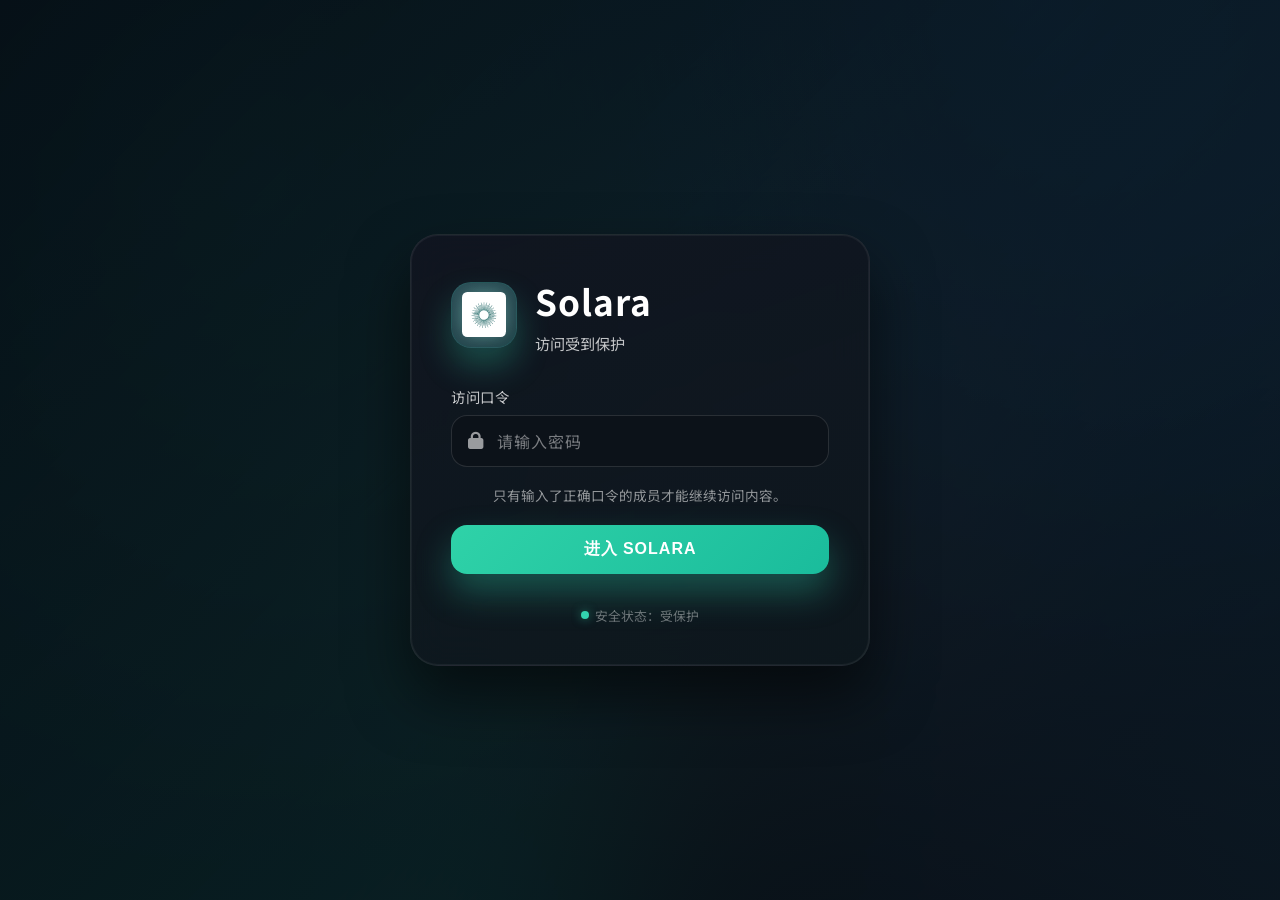
<file: login.html>
<!DOCTYPE html>
<html lang="zh-CN" class="login-page-root">
<head>
  <meta charset="UTF-8">
  <meta name="viewport" content="width=device-width, initial-scale=1.0, maximum-scale=1.0, user-scalable=no">
  <title>登录 - Solara</title>
  <link rel="icon" type="image/svg+xml" href="/favicon.svg">
  <link rel="icon" type="image/png" sizes="32x32" href="/favicon.png">
  <link rel="apple-touch-icon" sizes="180x180" href="/favicon.png">
  <link rel="preconnect" href="https://fonts.googleapis.com">
  <link rel="preconnect" href="https://fonts.gstatic.com" crossorigin>
  <link href="https://fonts.googleapis.com/css2?family=Noto+Sans+SC:wght@300;400;500;700&display=swap" rel="stylesheet">
  <link rel="stylesheet" href="https://cdnjs.cloudflare.com/ajax/libs/font-awesome/6.5.2/css/all.min.css">
  <link rel="stylesheet" href="css/style.css">
  <script>
    (function () {
      const ua = navigator.userAgent || "";
      const isMobileUA = /android|iphone|ipad|ipod|mobile|blackberry|phone|opera mini|windows phone/i.test(ua);
      const isSmallScreen = typeof window.matchMedia === "function" && window.matchMedia("(max-width: 820px)").matches;
      const isMobile = isMobileUA || isSmallScreen;
      window.__SOLARA_IS_MOBILE = isMobile;
      if (!isMobile) {
        document.documentElement.classList.add("desktop-view");
        const desktopLink = document.createElement("link");
        desktopLink.rel = "stylesheet";
        desktopLink.href = "css/desktop.css";
        desktopLink.id = "desktopStylesheet";
        document.head.appendChild(desktopLink);
        return;
      }
      document.documentElement.classList.add("mobile-view");
      const link = document.createElement("link");
      link.rel = "stylesheet";
      link.href = "css/mobile.css";
      link.id = "mobileStylesheet";
      document.head.appendChild(link);
      const setViewportUnit = () => {
        const viewportHeight = window.visualViewport ? window.visualViewport.height : window.innerHeight;
        if (typeof viewportHeight === "number" && !Number.isNaN(viewportHeight)) {
          document.documentElement.style.setProperty("--mobile-vh", `${viewportHeight}px`);
        }
      };
      const updateLoginLayout = () => {
        const body = document.body;
        const viewport = window.visualViewport;
        const rawWidth = viewport ? viewport.width : window.innerWidth;
        const hasNumericWidth = typeof rawWidth === "number" && !Number.isNaN(rawWidth);
        const fallbackWidth = window.innerWidth || document.documentElement.clientWidth || 0;
        const width = hasNumericWidth ? rawWidth : fallbackWidth;
        const orientationQuery = typeof window.matchMedia === "function" ? window.matchMedia("(orientation: portrait)") : null;
        const isPortrait = orientationQuery ? orientationQuery.matches : window.innerHeight >= window.innerWidth;
        const isNarrow = width <= 820;
        if (body) {
          body.classList.toggle("portrait-mobile", Boolean(isPortrait && isNarrow));
        }
        let scale = 1;
        if (width) {
          if (isPortrait && width < 430) {
            scale = Math.min(1, Math.max(0.8, width / 430));
          } else if (!isPortrait && width < 540) {
            scale = Math.min(1, Math.max(0.85, width / 540));
          }
        }
        document.documentElement.style.setProperty("--login-scale", scale.toFixed(4));
      };
      const handleLayoutChange = () => {
        setViewportUnit();
        updateLoginLayout();
      };
      const applyBodyClass = () => {
        if (document.body) {
          document.body.classList.add("mobile-view");
        }
        handleLayoutChange();
      };
      if (document.readyState === "loading") {
        document.addEventListener("DOMContentLoaded", applyBodyClass, { once: true });
      } else {
        applyBodyClass();
      }
      window.addEventListener("resize", handleLayoutChange);
      window.addEventListener("orientationchange", handleLayoutChange);
      if (window.visualViewport) {
        window.visualViewport.addEventListener("resize", handleLayoutChange);
        window.visualViewport.addEventListener("scroll", handleLayoutChange);
      }
      handleLayoutChange();
    })();
  </script>
  <style>
    :root {
      --login-scale: 1;
    }

    html.login-page-root {
      min-height: var(--mobile-vh, 100dvh);
      height: auto;
    }

    html.login-page-root,
    body.login-page {
      overflow-x: hidden;
    }

    html.login-page-root.mobile-view {
      height: auto;
      overflow-y: auto;
    }

    body.login-page {
      position: relative;
      margin: 0;
      padding: clamp(16px, 4vw, 40px);
      font-family: 'Noto Sans SC', 'Segoe UI', Arial, sans-serif;
      display: flex;
      justify-content: center !important;
      align-items: center !important;
      min-height: var(--mobile-vh, 100dvh);
      color: var(--text-color);
      background: radial-gradient(circle at 20% 20%, rgba(26, 188, 156, 0.35), transparent 55%),
                  radial-gradient(circle at 80% 0%, rgba(52, 152, 219, 0.28), transparent 50%),
                  #07090f;
      overflow-x: hidden;
      overflow-y: auto;
    }

    body.login-page.mobile-view {
      position: static;
      inset: auto;
      width: auto;
      height: auto;
      min-height: var(--mobile-vh, 100dvh);
      padding: calc(env(safe-area-inset-top, 0px) + clamp(18px, 6vw, 32px))
               clamp(18px, 6vw, 32px)
               calc(env(safe-area-inset-bottom, 0px) + clamp(24px, 7vw, 36px));
      display: flex;
      flex-direction: column;
      justify-content: center;
      align-items: center;
      overflow-y: auto;
    }

    body.login-page.mobile-view.portrait-mobile {
      padding: calc(env(safe-area-inset-top, 0px) + clamp(20px, 8vw, 32px))
               clamp(18px, 7vw, 28px)
               calc(env(safe-area-inset-bottom, 0px) + clamp(26px, 9vw, 38px));
    }

    body.login-page.mobile-view .background-stage {
      display: block;
    }

    .background-stage {
      position: fixed;
      inset: 0;
      width: 100%;
      max-width: 100vw;
      box-sizing: border-box;
      overflow: hidden;
      pointer-events: none;
      z-index: -2;
    }

    .background-stage__layer {
      position: absolute;
      inset: -40% -20%;
      filter: blur(110px);
      opacity: 0.8;
      transform: rotate(5deg);
      background: conic-gradient(from 180deg,
        rgba(26, 188, 156, 0.55),
        rgba(64, 224, 208, 0.35),
        rgba(52, 152, 219, 0.4),
        rgba(17, 17, 23, 0.8));
      animation: auroraShift 18s ease-in-out infinite alternate;
    }

    .background-stage__layer::after {
      content: "";
      position: absolute;
      inset: 20% 18% 15% 25%;
      border-radius: 50%;
      background: radial-gradient(circle, rgba(255, 255, 255, 0.18), transparent 60%);
      animation: pulse 12s ease-in-out infinite;
    }

    .background-stage__overlay {
      position: absolute;
      inset: 0;
      background: linear-gradient(135deg, rgba(5, 10, 18, 0.92) 0%, rgba(8, 17, 24, 0.65) 100%);
      z-index: 1;
    }

    @keyframes auroraShift {
      0% { transform: translateY(-5%) rotate(8deg) scale(1.1); }
      50% { transform: translateY(3%) rotate(2deg) scale(1.05); }
      100% { transform: translateY(-2%) rotate(-4deg) scale(1.12); }
    }

    @keyframes pulse {
      0%, 100% { opacity: 0.45; transform: scale(1); }
      50% { opacity: 0.8; transform: scale(1.1); }
    }

    .login-shell {
      position: relative;
      width: min(460px, 100%);
      z-index: 2;
      display: flex;
      align-items: center;
      justify-content: center;
      margin-inline: auto;
      min-height: calc(var(--mobile-vh, 100dvh) - env(safe-area-inset-top, 0px) - env(safe-area-inset-bottom, 0px));
    }

    html.desktop-view .login-shell {
      min-height: auto;
    }

    body.login-page.mobile-view .login-shell {
      width: 100%;
      max-width: 440px;
      padding: 0;
      min-height: auto;
      flex: 1 1 auto;
    }

    body.login-page.mobile-view.portrait-mobile .login-shell {
      min-height: auto;
    }

    .login-container {
      background: linear-gradient(160deg, rgba(17, 21, 32, 0.9) 0%, rgba(14, 24, 29, 0.78) 100%);
      border-radius: 28px;
      padding: clamp(28px, 5vw, 40px);
      border: 1px solid rgba(255, 255, 255, 0.08);
      box-shadow:
        0 30px 60px rgba(0, 0, 0, 0.55),
        inset 0 0 0 1px rgba(255, 255, 255, 0.05);
      display: flex;
      flex-direction: column;
      gap: clamp(20px, 4vw, 32px);
      backdrop-filter: blur(18px);
      -webkit-backdrop-filter: blur(18px);
      color: #f2f6f9;
      width: 100%;
      box-sizing: border-box;
      transform: scale(var(--login-scale));
      transform-origin: center;
      transition: transform 0.25s ease;
      will-change: transform;
      margin-inline: auto;
    }

    body.login-page.mobile-view.portrait-mobile .login-container {
      justify-content: center;
    }

    .login-header {
      display: flex;
      align-items: center;
      gap: 18px;
    }

    .logo-circle {
      width: 64px;
      height: 64px;
      border-radius: 20px;
      background: linear-gradient(145deg, rgba(34, 48, 63, 0.85), rgba(22, 36, 48, 0.95));
      border: 1px solid rgba(82, 233, 210, 0.25);
      display: flex;
      align-items: center;
      justify-content: center;
      box-shadow:
        0 18px 32px rgba(51, 211, 175, 0.28),
        inset 0 0 18px rgba(82, 233, 210, 0.22);
      overflow: hidden;
    }

    .logo-circle img {
      width: 70%;
      height: 70%;
      object-fit: contain;
      filter: brightness(0) invert(1) drop-shadow(0 0 10px rgba(146, 255, 236, 0.6));
    }

    .title-group {
      display: flex;
      flex-direction: column;
      gap: 6px;
    }

    .login-title {
      font-size: clamp(1.9rem, 3vw, 2.2rem);
      font-weight: 700;
      margin: 0;
      letter-spacing: 1px;
      color: #ffffff;
    }

    .login-desc {
      margin: 0;
      color: rgba(255, 255, 255, 0.75);
      font-size: 0.95rem;
    }

    .login-form {
      display: flex;
      flex-direction: column;
      gap: 18px;
    }

    .field {
      display: flex;
      flex-direction: column;
      gap: 8px;
    }

    .field-label {
      font-size: 0.9rem;
      letter-spacing: 0.5px;
      color: rgba(255, 255, 255, 0.76);
    }

    .input-wrapper {
      position: relative;
      display: flex;
      align-items: center;
      background: rgba(12, 18, 24, 0.75);
      border: 1px solid rgba(255, 255, 255, 0.12);
      border-radius: 16px;
      padding: 12px 16px;
      transition: border-color 0.3s ease, box-shadow 0.3s ease;
    }

    .input-wrapper:focus-within {
      border-color: rgba(51, 211, 175, 0.8);
      box-shadow: 0 0 0 3px rgba(51, 211, 175, 0.18);
    }

    .input-wrapper i {
      color: rgba(255, 255, 255, 0.58);
      font-size: 1.1rem;
      margin-right: 12px;
    }

    .login-form input {
      flex: 1;
      background: transparent;
      border: none;
      outline: none;
      color: #ffffff;
      font-size: 1rem;
      font-family: inherit;
      letter-spacing: 1px;
    }

    .login-form input::placeholder {
      color: rgba(255, 255, 255, 0.45);
    }

    .login-hint {
      margin: 0;
      font-size: 0.85rem;
      color: rgba(255, 255, 255, 0.55);
      line-height: 1.6;
      text-align: center;
    }

    .login-form button {
      padding: 14px 18px;
      border: none;
      border-radius: 16px;
      background: linear-gradient(135deg, #2fd2a8, #1abc9c);
      color: #ffffff;
      font-size: 1rem;
      font-weight: 600;
      letter-spacing: 1px;
      text-transform: uppercase;
      cursor: pointer;
      transition: transform 0.25s ease, box-shadow 0.25s ease, background 0.3s ease;
      box-shadow: 0 18px 35px rgba(42, 201, 165, 0.35);
    }

    .login-form button:hover {
      transform: translateY(-2px);
      box-shadow: 0 22px 40px rgba(42, 201, 165, 0.45);
    }

    .login-form button:active {
      transform: translateY(0);
      box-shadow: 0 14px 28px rgba(42, 201, 165, 0.35);
    }

    .login-footer {
      display: flex;
      justify-content: center;
      align-items: center;
      font-size: 0.8rem;
      color: rgba(255, 255, 255, 0.4);
      text-align: center;
    }

    .login-footer .status-dot {
      display: inline-flex;
      width: 8px;
      height: 8px;
      border-radius: 50%;
      background: #33d3af;
      box-shadow: 0 0 10px rgba(51, 211, 175, 0.5);
    }

    .login-footer .status-message {
      display: inline-flex;
      align-items: center;
      gap: 6px;
    }

    @media (max-width: 768px) {
      body.login-page {
        padding: clamp(16px, 4vw, 24px);
      }

      .login-container {
        border-radius: 22px;
        padding: clamp(24px, 6vw, 32px);
        gap: 22px;
      }

      .login-header {
        gap: 14px;
      }

      .logo-circle {
        width: 56px;
        height: 56px;
      }

      .login-footer {
        flex-direction: column;
        align-items: center;
        gap: 8px;
      }
    }

    @media (max-width: 480px) {
      body.login-page {
        padding: clamp(16px, 7vw, 24px);
      }

      body.login-page.mobile-view {
        padding: calc(env(safe-area-inset-top, 0px) + clamp(16px, 7vw, 24px))
                 clamp(16px, 7vw, 24px)
                 calc(env(safe-area-inset-bottom, 0px) + clamp(22px, 8vw, 30px));
      }

      body.login-page .login-shell {
        width: 100%;
        max-width: 420px;
      }

      body.login-page .login-container {
        padding: clamp(24px, 7vw, 32px);
      }

      .login-footer {
        flex-direction: column;
        align-items: center;
        gap: 10px;
      }
    }
  </style>
</head>
<body class="login-page">
  <div class="background-stage">
    <div class="background-stage__layer"></div>
    <div class="background-stage__overlay"></div>
  </div>
  <main class="login-shell">
    <section class="login-container">
      <header class="login-header">
        <div class="logo-circle" aria-hidden="true">
          <img src="/favicon.svg" alt="">
        </div>
        <div class="title-group">
          <h1 class="login-title">Solara</h1>
          <p class="login-desc">访问受到保护</p>
        </div>
      </header>
      <form class="login-form" id="login-form">
        <div class="field">
          <label for="password" class="field-label">访问口令</label>
          <div class="input-wrapper">
            <i class="fa-solid fa-lock" aria-hidden="true"></i>
            <input type="password" id="password" placeholder="请输入密码" autocomplete="current-password" required
              oninput="this.value = this.value.replace(/[^\x00-\x7F]/g, '')">
          </div>
        </div>
        <p class="login-hint">只有输入了正确口令的成员才能继续访问内容。</p>
        <button type="submit">进入 Solara</button>
      </form>
      <footer class="login-footer" aria-live="polite">
        <span class="status-message"><span class="status-dot" aria-hidden="true"></span>安全状态：受保护</span>
      </footer>
    </section>
  </main>
  <div id="notification" class="notification" role="status" aria-live="polite"></div>
  <script>
    (function () {
      const storedExpiry = localStorage.getItem("authExpiry");
      if (storedExpiry) {
        localStorage.removeItem("authExpiry");
      }
    })();
    const notification = document.getElementById("notification");
    let notificationTimer;
    const showNotification = (message, type = "success") => {
      if (!notification) {
        if (typeof window.alert === "function") {
          window.alert(message);
        }
        return;
      }
      notification.textContent = message;
      notification.className = `notification ${type}`;
      notification.classList.add("show");
      if (notificationTimer) {
        clearTimeout(notificationTimer);
      }
      notificationTimer = window.setTimeout(() => {
        notification.classList.remove("show");
      }, 3000);
    };
    document.getElementById("login-form")?.addEventListener("submit", async (event) => {
      event.preventDefault();
      const pwdInput = document.getElementById("password");
      const password = pwdInput instanceof HTMLInputElement ? pwdInput.value : "";
      try {
        const response = await fetch("/api/login", {
          method: "POST",
          headers: { "Content-Type": "application/json" },
          credentials: "include",
          body: JSON.stringify({ password }),
        });
        if (response.ok) {
          window.location.href = "/";
          return;
        }
        showNotification("密码错误，请重试", "error");
      } catch (error) {
        console.error(error);
        showNotification("登录出错，请稍后再试", "error");
      }
    });
  </script>
</body>
</html>
</file>
<file: css/style.css>
:root {
    --font-main: 'Noto Sans SC', 'Segoe UI', Arial, sans-serif;
    --bg-gradient: linear-gradient(140deg, #e0f5e9 0%, #c6f0e0 35%, #a3e4d7 100%);
    --bg-gradient-next: var(--bg-gradient);
    --container-bg: rgba(255, 255, 255, 0.6);
    --container-shadow: rgba(0, 0, 0, 0.1);
    --backdrop-blur: 12px;
    --text-color: #2c3e50;
    --text-secondary-color: #7f8c8d;
    --primary-color: #1abc9c;
    --primary-color-dark: #12836d;
    --warning-color: #e74c3c;
    --success-color: #2ecc71;
    --success-color-hover: #27ae60;
    --item-hover-bg: rgba(26, 188, 156, 0.1);
    --item-current-bg: rgba(26, 188, 156, 0.2);
    --item-current-text: var(--primary-color);
    --border-color: rgba(0, 0, 0, 0.1);
    --lyrics-highlight-bg: rgba(46, 204, 113, 0.12);
    --lyrics-highlight-text: #1e9f78;
    --lyrics-highlight-shadow: rgba(46, 204, 113, 0.18);
    --component-bg: rgba(255, 255, 255, 0.5);
    --scrollbar-thumb-bg: rgba(0, 0, 0, 0.2);
    --scrollbar-track-bg: transparent;
}

.dark-mode {
    --bg-gradient: linear-gradient(135deg, #0b1d1b 0%, #0f2f2c 45%, #123c36 100%);
    --container-bg: rgba(30, 30, 30, 0.6);
    --container-shadow: rgba(0, 0, 0, 0.3);
    --text-color: #ecf0f1;
    --text-secondary-color: #95a5a6;
    --primary-color: #1abc9c;
    --primary-color-dark: #17a589;
    --item-hover-bg: rgba(26, 188, 156, 0.1);
    --item-current-bg: rgba(26, 188, 156, 0.2);
    --border-color: rgba(255, 255, 255, 0.15);
    --lyrics-highlight-bg: rgba(26, 188, 156, 0.12);
    --lyrics-highlight-text: #34d1b6;
    --component-bg: rgba(44, 44, 44, 0.5);
    --scrollbar-thumb-bg: rgba(255, 255, 255, 0.2);
    --success-color-hover: #1f8a4f;
}

.dark-mode .source-menu {
    background: rgba(44, 44, 44, 0.95);
    border-color: var(--primary-color);
}

.dark-mode .source-option {
    color: #ecf0f1;
}

.dark-mode .source-option:hover,
.dark-mode .source-option.active {
    color: #ffffff;
}

::-webkit-scrollbar { width: 6px; }
::-webkit-scrollbar-track { background: var(--scrollbar-track-bg); }
::-webkit-scrollbar-thumb { background: var(--scrollbar-thumb-bg); border-radius: 3px; }
::-webkit-scrollbar-thumb:hover { background: var(--primary-color); }

body {
    font-family: var(--font-main);
    display: flex;
    justify-content: center;
    align-items: center;
    min-height: 100dvh;
    margin: 0;
    padding: 20px;
    box-sizing: border-box;
    color: var(--text-color);
    transition: color 0.5s;
    background-color: #0f0f0f;
}

.background-stage {
    position: fixed;
    inset: 0;
    width: 100%;
    max-width: 100vw;
    box-sizing: border-box;
    pointer-events: none;
    z-index: -2;
    overflow: hidden;
}

.background-stage__layer {
    position: absolute;
    inset: 0;
    background-attachment: fixed;
    background-size: cover;
    background-position: center;
    filter: saturate(105%);
}

.background-stage__layer--base {
    background-image: var(--bg-gradient);
}

.background-stage__layer--transition {
    background-image: var(--bg-gradient-next);
    opacity: 0;
    transition: opacity 0.85s ease;
}

body.background-transitioning .background-stage__layer--transition {
    opacity: 1;
}

/* 16:9 容器布局 */
.container {
    width: min(1200px, 100%);
    margin: 0 auto;
    background: var(--container-bg);
    border-radius: 24px;
    padding: 30px;
    box-shadow: 0 20px 60px rgba(0,0,0,0.1);
    border: 1px solid var(--border-color);
    aspect-ratio: 16/9;
    height: 80vh;
    max-height: 700px;
    display: grid;
    grid-template-areas:
        "header header header"
        "search search search"
        "cover playlist lyrics"
        "controls controls controls";
    grid-template-rows: auto auto 1fr 80px;
    grid-template-columns: 300px 1fr 1fr;
    gap: 20px;
    transition: background 0.5s, box-shadow 0.5s;
    overflow: visible;
    position: relative;
}

/* 搜索模式下的容器布局 */
.container.search-mode {
    grid-template-areas: 
        "header header header"
        "search search search"
        "search search search"
        "controls controls controls";
}

.header { 
    grid-area: header;
    text-align: center; 
    position: relative; 
}
.header h1 { 
    margin: 0; 
    font-size: 2.2em; 
    font-weight: 700; 
    color: var(--primary-color); 
    letter-spacing: 1px; 
}
.header .warning { 
    color: var(--text-secondary-color); 
    font-size: 0.9em; 
    margin-top: 10px; 
    font-style: italic; 
}

/* 搜索区域样式 - 增强动效 */
.search-area {
    grid-area: search;
    background: var(--component-bg);
    border-radius: 16px;
    padding: 20px;
    border: 1px solid var(--border-color);
    position: relative;
    transition: all 0.5s cubic-bezier(0.4, 0, 0.2, 1);
    z-index: 10;
    overflow: visible;
    display: flex;
    flex-direction: column;
}

.search-area *,
.search-area *::before,
.search-area *::after {
    box-sizing: border-box;
}

/* 搜索模式下的搜索区域 */
.container.search-mode .search-area {
    background: var(--component-bg);
    backdrop-filter: blur(20px);
    -webkit-backdrop-filter: blur(20px);
    box-shadow: 0 10px 40px rgba(0,0,0,0.2);
    border: 2px solid var(--primary-color);
}

.search-container {
    display: flex;
    gap: 10px;
    align-items: center;
    margin-bottom: 15px;
    flex-shrink: 0;
}

.search-input {
    flex: 1;
    padding: 12px 16px;
    border: 2px solid var(--border-color);
    border-radius: 12px;
    background: var(--component-bg);
    color: var(--text-color);
    font-size: 16px;
    font-family: inherit;
    outline: none;
    transition: all 0.3s ease;
}

.search-input:focus {
    border-color: var(--primary-color);
    box-shadow: 0 0 0 3px rgba(26, 188, 156, 0.12);
}

.source-select-wrapper {
    position: relative;
    flex-shrink: 0;
}

.source-select-btn {
    display: flex;
    align-items: center;
    justify-content: space-between;
    gap: 8px;
    padding: 12px 18px;
    border: 1px solid var(--border-color);
    border-radius: 12px;
    background: var(--component-bg);
    color: var(--text-color);
    font-size: 16px;
    font-family: inherit;
    font-weight: 500;
    cursor: pointer;
    transition: all 0.25s ease;
    min-width: 150px;
    position: relative;
    box-shadow: none;
}

.source-select-btn:hover,
.source-select-btn.active {
    border-color: var(--primary-color);
    color: var(--primary-color);
    box-shadow: 0 10px 24px rgba(26, 188, 156, 0.2);
    background: var(--component-bg);
}

.source-select-btn:focus-visible {
    outline: none;
    box-shadow: 0 0 0 3px rgba(26, 188, 156, 0.18);
}

.source-select-btn .caret-icon {
    font-size: 0.8em;
    transition: transform 0.25s ease;
}

.source-select-btn.active .caret-icon {
    transform: rotate(-180deg);
}

.source-menu {
    position: absolute;
    top: calc(100% + 10px);
    left: 0;
    right: auto;
    bottom: auto;
    background: rgba(255, 255, 255, 0.95);
    border-radius: 12px;
    box-shadow: 0 12px 30px rgba(0,0,0,0.18);
    border: 1px solid var(--border-color);
    box-sizing: border-box;
    min-width: 100%;
    max-height: 320px;
    overflow-y: auto;
    overflow-x: hidden;
    opacity: 0;
    visibility: hidden;
    transform: translateY(-10px);
    transition: opacity 0.18s ease, transform 0.18s ease;
    backdrop-filter: blur(12px);
    -webkit-backdrop-filter: blur(12px);
    z-index: 100000;
    pointer-events: none;
}

.source-menu.show {
    opacity: 1;
    visibility: visible;
    transform: translateY(0);
    pointer-events: auto;
}

.source-menu.open-upwards {
    top: auto;
    bottom: calc(100% + 10px);
    transform-origin: bottom center;
}

.source-menu.open-downwards {
    top: calc(100% + 10px);
    bottom: auto;
    transform-origin: top center;
}

.source-option {
    display: flex;
    align-items: center;
    justify-content: space-between;
    gap: 12px;
    padding: 12px 16px;
    font-size: 0.95em;
    color: var(--text-color);
    cursor: pointer;
    transition: all 0.2s ease;
    background: transparent;
}

.source-option:hover,
.source-option.active {
    background: var(--primary-color);
    color: #ffffff;
}

.source-option i {
    font-size: 0.85em;
    opacity: 0.6;
}

.source-option.active i {
    opacity: 1;
}

.search-btn {
    background: var(--primary-color);
    color: white;
    border: none;
    border-radius: 12px;
    padding: 12px 20px;
    cursor: pointer;
    font-size: 16px;
    transition: all 0.2s ease;
    display: flex;
    align-items: center;
    gap: 8px;
}

.search-btn:hover {
    background: var(--primary-color-dark);
    transform: translateY(-1px);
}

.search-btn:disabled {
    background: var(--text-secondary-color);
    cursor: not-allowed;
    transform: none;
}

/* 搜索结果区域 - 增强动效 */
.search-results {
    max-height: 0;
    overflow: hidden;
    border-top: 1px solid var(--border-color);
    margin-top: 15px;
    margin-left: -20px;
    margin-right: -20px;
    margin-bottom: -20px;
    padding-top: 0;
    padding-left: 20px;
    padding-right: 20px;
    position: relative;
    z-index: 1;
    transition: all 0.5s cubic-bezier(0.4, 0, 0.2, 1);
    opacity: 0;
    border-radius: 0 0 14px 14px;
    flex: 1;
    min-height: 0;
    display: flex;
    flex-direction: column;
    gap: 12px;
}

.search-results-toolbar {
    display: flex !important;
    justify-content: flex-end;
    align-items: center;
    gap: 8px;
    padding-top: 12px;
    padding-bottom: 12px;
    position: sticky;
    top: 0;
    z-index: 2;
    background: none;
}

.import-dropdown {
    position: relative;
    display: inline-flex;
    align-items: stretch;
    z-index: 20000;
}

.import-selected-btn {
    display: inline-flex;
    flex-direction: row;
    align-items: center;
    gap: 6px;
    writing-mode: horizontal-tb;
    white-space: nowrap;
}

.import-dropdown-caret {
    font-size: 12px;
}

.import-dropdown-menu {
    position: absolute;
    top: calc(100% + 4px);
    right: 0;
    background: rgba(255, 255, 255, 0.98);
    border: 1px solid var(--border-color);
    border-radius: 8px;
    box-shadow: 0 8px 24px rgba(0, 0, 0, 0.18);
    padding: 6px 0;
    min-width: 160px;
    z-index: 20000;
    pointer-events: auto;
}

.dark-mode .import-dropdown-menu {
    background: rgba(28, 28, 28, 0.98);
    border-color: rgba(255, 255, 255, 0.12);
    box-shadow: 0 10px 28px rgba(0, 0, 0, 0.45);
}

.import-dropdown-menu[hidden] {
    display: none;
}

.import-dropdown-item {
    width: 100%;
    padding: 8px 14px;
    background: transparent;
    border: none;
    text-align: left;
    font-size: 14px;
    color: var(--text-primary-color);
    cursor: pointer;
    transition: background-color 0.2s ease;
}

.import-dropdown-item:hover {
    background: var(--item-hover-bg);
}

.search-results-list {
    display: flex;
    flex-direction: column;
    flex: 1;
    min-height: 0;
}

/* 搜索模式下的搜索结果 */
.container.search-mode .search-results {
    max-height: none;
    height: 100%;
    padding-top: 15px;
    padding-bottom: 20px;
    opacity: 1;
    overflow-y: auto;
    overflow-x: hidden;
}

.search-result-item {
    display: flex;
    justify-content: space-between;
    align-items: center;
    padding: 12px 16px;
    border-radius: 12px;
    cursor: pointer;
    transition: all 0.3s ease;
    margin-bottom: 8px;
    background: rgba(255, 255, 255, 0.3);
    backdrop-filter: blur(10px);
    -webkit-backdrop-filter: blur(10px);
    border: 1px solid rgba(255, 255, 255, 0.2);
    transform: translateY(20px);
    opacity: 0;
    animation: slideInUp 0.4s ease forwards;
    gap: 14px;
}

.search-result-item:nth-child(1) { animation-delay: 0.1s; }
.search-result-item:nth-child(2) { animation-delay: 0.15s; }
.search-result-item:nth-child(3) { animation-delay: 0.2s; }
.search-result-item:nth-child(4) { animation-delay: 0.25s; }
.search-result-item:nth-child(5) { animation-delay: 0.3s; }

@keyframes slideInUp {
    to {
        transform: translateY(0);
        opacity: 1;
    }
}

.search-result-item:hover:not(.selected) {
    background: var(--item-hover-bg);
    transform: translateY(-2px);
    box-shadow: 0 8px 25px rgba(0,0,0,0.15);
}

.search-result-item.selected {
    background: var(--item-current-bg);
    border-color: var(--primary-color);
    box-shadow: 0 12px 28px rgba(26, 188, 156, 0.25);
    transform: translateY(0);
}

.search-result-item.selected .search-result-title {
    color: var(--primary-color);
}

.search-result-item.selected .search-result-select {
    border-color: var(--primary-color);
    background: var(--primary-color);
    color: #ffffff;
    box-shadow: 0 6px 16px rgba(26, 188, 156, 0.35);
}

.search-result-item.selected .search-result-select i {
    opacity: 1;
    transform: scale(1);
}

.search-result-select {
    width: 26px;
    height: 26px;
    border-radius: 50%;
    border: 1px solid rgba(255, 255, 255, 0.4);
    background: rgba(255, 255, 255, 0.65);
    color: transparent;
    display: inline-flex;
    align-items: center;
    justify-content: center;
    flex-shrink: 0;
    transition: all 0.2s ease;
    cursor: pointer;
    box-shadow: 0 4px 12px rgba(0, 0, 0, 0.08);
}

.search-result-select i {
    opacity: 0;
    transform: scale(0.6);
    transition: all 0.2s ease;
    pointer-events: none;
}

.search-result-select:focus-visible {
    outline: none;
    box-shadow: 0 0 0 3px rgba(26, 188, 156, 0.35);
}

.search-result-item .search-result-select:hover {
    border-color: var(--primary-color);
}

.search-result-info {
    flex: 1;
    min-width: 0;
}

.search-result-title {
    font-weight: 600;
    color: var(--text-color);
    white-space: nowrap;
    overflow: hidden;
    text-overflow: ellipsis;
    font-size: 15px;
    margin-bottom: 4px;
}

.search-result-artist {
    font-size: 13px;
    color: var(--text-secondary-color);
    white-space: nowrap;
    overflow: hidden;
    text-overflow: ellipsis;
}

.search-result-actions {
    display: flex;
    gap: 8px;
    margin-left: 15px;
}

.search-result-actions .action-btn {
    width: 32px;
    height: 32px;
    padding: 0;
    border-radius: 8px;
    justify-content: center;
    font-size: 14px;
    gap: 0;
    border: 1px solid rgba(255, 255, 255, 0.6);
}

.search-result-actions .action-btn i {
    margin: 0;
}

.search-result-actions .action-btn.favorite {
    background: #ff4d67;
    color: #ffffff;
    border-color: rgba(255, 77, 103, 0.65);
    box-shadow: 0 6px 16px rgba(255, 77, 103, 0.3);
}

.search-result-actions .action-btn.favorite.is-active {
    filter: brightness(1.05);
}

.search-result-actions .action-btn.favorite:hover {
    color: #ffffff;
    filter: brightness(1.05);
}

.search-result-actions .action-btn.play {
    border-color: rgba(26, 188, 156, 0.45);
}

.search-result-actions .action-btn.download {
    border-color: rgba(46, 204, 113, 0.55);
    box-shadow: 0 6px 16px rgba(46, 204, 113, 0.28);
}


.import-selected-btn {
    display: inline-flex;
    flex-direction: row;
    align-items: center;
    gap: 6px;
    writing-mode: horizontal-tb;
    white-space: nowrap;
    border: none;
    border-radius: 999px;
    padding: 8px 16px;
    background: var(--primary-color);
    color: #ffffff;
    font-size: 14px;
    font-weight: 600;
    cursor: pointer;
    transition: transform 0.2s ease, box-shadow 0.2s ease, filter 0.2s ease;
    box-shadow: 0 10px 24px rgba(26, 188, 156, 0.25);
}

.import-selected-btn:disabled {
    cursor: not-allowed;
    background: rgba(127, 140, 141, 0.5);
    box-shadow: none;
    filter: none;
}

.import-selected-btn:not(:disabled):hover,
.import-selected-btn:not(:disabled):focus-visible {
    transform: translateY(-1px);
    box-shadow: 0 14px 30px rgba(26, 188, 156, 0.32);
    filter: brightness(1.05);
}

.import-selected-btn:focus-visible {
    outline: none;
}

.import-selected-count {
    font-weight: 500;
}

.action-btn {
    background: var(--primary-color);
    color: white;
    border: none;
    border-radius: 8px;
    padding: 6px 12px;
    cursor: pointer;
    font-size: 12px;
    transition: all 0.2s ease;
    display: flex;
    align-items: center;
    gap: 6px;
    position: relative;
    z-index: 10000;
    font-weight: 500;
}

.action-btn:hover {
    background: var(--primary-color-dark);
    transform: translateY(-1px);
    box-shadow: 0 4px 12px rgba(26, 188, 156, 0.3);
}

.action-btn.download {
    background: var(--success-color);
    padding: 4px 8px;
    font-size: 10px;
}

.action-btn.download:hover {
    background: #27ae60;
    box-shadow: 0 4px 12px rgba(46, 204, 113, 0.3);
}

.search-result-actions .action-btn.download {
    padding: 0;
    font-size: 14px;
}

/* 主要内容区域 - 播放模式显示，搜索模式隐藏 */
.main-content {
    display: contents;
    transition: all 0.5s cubic-bezier(0.4, 0, 0.2, 1);
}

.container.search-mode .main-content {
    display: none;
}

/* 音乐封面区域 */
.cover-area {
    grid-area: cover;
    background: var(--component-bg);
    border-radius: 16px;
    padding: 20px;
    border: 1px solid var(--border-color);
    display: flex;
    flex-direction: column;
    align-items: center;
    justify-content: center;
    gap: 16px;
    text-align: center;
    box-sizing: border-box;
    height: 100%;
    overflow: hidden;
    transition: all 0.5s cubic-bezier(0.4, 0, 0.2, 1);
}

.album-cover {
    width: 200px;
    height: auto;
    min-height: 200px;
    flex-grow: 0;
    flex-shrink: 0;
    border-radius: 12px;
    background: linear-gradient(45deg, var(--primary-color), var(--success-color));
    display: flex;
    align-items: center;
    justify-content: center;
    margin-bottom: 15px;
    box-shadow: 0 8px 20px rgba(0,0,0,0.15);
    transition: all 0.3s ease;
    overflow: hidden;
}

.album-cover img {
    width: 100%;
    height: 100%;
    object-fit: cover;
    border-radius: 12px;
}

.album-cover.loading {
    animation: pulse 2s infinite;
}

@keyframes pulse {
    0%, 100% { opacity: 1; }
    50% { opacity: 0.7; }
}

.album-cover .placeholder {
    font-size: 48px;
    color: white;
    opacity: 0.8;
}

.current-song-info {
    width: 100%;
}

.current-song-title-row {
    display: inline-flex;
    align-items: center;
    justify-content: center;
    gap: 6px;
    width: 100%;
    margin-bottom: 5px;
}

.current-song-title-row .current-song-title {
    flex: 0 1 auto;
    max-width: calc(100% - 40px);
    min-width: 0;
    text-align: center;
    overflow: hidden;
    text-overflow: ellipsis;
    white-space: nowrap;
}

.current-song-title-row .current-favorite-btn {
    position: static;
    transform: none;
    display: inline-flex;
    align-items: center;
    justify-content: center;
    background: none;
}

.current-song-title {
    font-size: 16px;
    font-weight: 600;
    color: var(--text-color);
    white-space: nowrap;
    overflow: hidden;
    text-overflow: ellipsis;
}

.current-song-artist {
    font-size: 14px;
    color: var(--text-secondary-color);
    white-space: nowrap;
    overflow: hidden;
    text-overflow: ellipsis;
}

/* 播放列表和歌词区域 */
.playlist, .lyrics {
    background: var(--component-bg);
    border-radius: 16px;
    padding: 20px;
    border: 1px solid var(--border-color);
    height: 100%;
    min-width: 0;
    max-width: 100%;
    max-height: 100%;
    box-sizing: border-box;
    transition: all 0.5s cubic-bezier(0.4, 0, 0.2, 1);
    position: relative;
    display: flex;
    flex-direction: column;
    overflow: hidden;
}

.playlist {
    grid-area: playlist;
    background: var(--component-bg);
    border-radius: 16px;
    padding: 72px 20px 24px;
    border: 1px solid var(--border-color);
    display: flex;
    flex-direction: column;
    align-items: center;
    justify-content: center;
    position: relative;
    height: 100%;
    box-sizing: border-box;
}

html.desktop-view .playlist {
    padding-top: 72px;
}

.playlist[hidden],
.playlist.favorites[hidden] {
    display: none !important;
}


.playlist-header {
    position: absolute;
    top: 16px;
    left: 20px;
    right: 12px;
    display: flex;
    align-items: center;
    justify-content: space-between;
    gap: 16px;
    pointer-events: none;
    z-index: 5;
}

.playlist-header > * {
    pointer-events: auto;
}

.playlist-header .playlist-tabs {
    display: flex;
    align-items: center;
    gap: 8px;
    flex: 1;
    min-width: 0;
}

.playlist-actions-tray {
    pointer-events: auto;
    display: flex;
    align-items: center;
    justify-content: flex-end;
    gap: 8px;
    padding: 0;
    background: transparent;
    border: none;
    box-shadow: none;
}

body.dark-mode .playlist-actions-tray {
    background: transparent;
    border: none;
    box-shadow: none;
}

.playlist-action-btn {
    width: 40px;
    height: 40px;
    display: inline-flex;
    align-items: center;
    justify-content: center;
    border-radius: 50%;
    border: 1px solid rgba(15, 23, 42, 0.08);
    background: rgba(255, 255, 255, 0.75);
    color: var(--text-secondary-color);
    font-size: 15px;
    cursor: pointer;
    transition: transform 0.2s ease, box-shadow 0.2s ease, filter 0.2s ease, border-color 0.2s ease;
    box-shadow: 0 8px 18px rgba(15, 23, 42, 0.12);
}

body.dark-mode .playlist-action-btn {
    background: rgba(24, 30, 40, 0.85);
    border: 1px solid rgba(255, 255, 255, 0.08);
    box-shadow: 0 12px 26px rgba(0, 0, 0, 0.35);
    color: var(--text-secondary-color);
}

.playlist-action-btn i {
    pointer-events: none;
}

.playlist-action-btn:hover:not(:disabled),
.playlist-action-btn:focus-visible:not(:disabled) {
    transform: translateY(-2px);
    box-shadow: 0 14px 30px rgba(26, 188, 156, 0.25);
    filter: brightness(1.06);
    border-color: rgba(26, 188, 156, 0.4);
    color: var(--primary-color);
}

.playlist-action-btn:focus-visible {
    outline: none;
}

.playlist-action-btn--export:hover:not(:disabled),
.playlist-action-btn--export:focus-visible:not(:disabled) {
    color: var(--primary-color-dark);
}

.playlist-action-btn--clear {
    color: rgba(231, 76, 60, 0.85);
    border-color: rgba(231, 76, 60, 0.28);
}

.playlist-action-btn--clear:hover:not(:disabled),
.playlist-action-btn--clear:focus-visible:not(:disabled) {
    filter: brightness(1.05);
    box-shadow: 0 16px 32px rgba(231, 76, 60, 0.28);
    color: var(--warning-color);
}

.playlist-action-btn:disabled {
    opacity: 0.5;
    cursor: not-allowed;
    transform: none;
    box-shadow: none;
    filter: none;
}

.playlist-action-btn:disabled:hover {
    background: transparent;
}

.playlist-import-input {
    display: none;
}

html.mobile-view .playlist-header {
    position: static;
    top: auto;
    left: auto;
    right: auto;
    display: flex;
    flex-direction: column;
    align-items: stretch;
    gap: 12px;
    margin-bottom: 12px;
    pointer-events: auto;
}

html.mobile-view #playlist.playlist .playlist-header {
    display: none;
}
html.mobile-view #favorites.playlist .playlist-header {
    display: none;
}

html.mobile-view .playlist-header .playlist-tabs {
    display: none;
}

html.mobile-view .playlist-header .playlist-actions-tray {
    justify-content: flex-end;
    flex-wrap: wrap;
    gap: 10px;
}

html.mobile-view .playlist-header .playlist-action-btn {
    width: 36px;
    height: 36px;
}

/* 当播放列表有内容时，调整布局 */
.playlist:not(.empty) {
    align-items: stretch;
    justify-content: flex-start;
}

/* 播放列表空状态的提示文本 */
.playlist.empty::before {
    content: "点击\"探索雷达\"加载在线音乐";
    color: var(--text-secondary-color);
    font-style: italic;
    opacity: 0.7;
    font-size: 0.9em;
}

.playlist.favorites.empty::before {
    content: "";
}

.playlist-scroll {
    flex: 1;
    width: 100%;
    overflow-y: auto;
    padding-right: 8px;
    margin-right: -8px;
    overscroll-behavior: contain;
}

.playlist.empty .playlist-scroll {
    display: none;
}

.playlist-tabs {
    display: flex;
    gap: 8px;
}

.playlist-tab {
    display: inline-flex;
    align-items: center;
    justify-content: center;
    padding: 8px 16px;
    border-radius: 12px;
    border: 1px solid var(--border-color);
    background: transparent;
    color: var(--text-secondary-color);
    font-size: 14px;
    font-weight: 500;
    cursor: pointer;
    transition: background-color 0.2s ease, color 0.2s ease, border-color 0.2s ease;
    flex: 0 0 auto;
    min-width: 0;
}

.playlist-tab:focus-visible {
    outline: 2px solid var(--primary-color);
    outline-offset: 2px;
}

.playlist-tab:hover:not(.active) {
    border-color: var(--primary-color);
    color: var(--primary-color);
}

.playlist-tab.active {
    background: var(--primary-color);
    color: #fff;
    border-color: var(--primary-color);
}

.mobile-panel-header .playlist-tabs {
    display: flex;
    gap: 4px;
    justify-self: flex-start;
    flex: 0 0 auto;
}

.mobile-panel-header .playlist-tab {
    flex: 0 0 auto;
    height: 36px;
    padding: 0 12px;
    border-radius: 999px;
    border: 1px solid var(--border-color);
    background: transparent;
    color: var(--text-secondary-color);
    font-size: 12px;
    font-weight: 500;
    cursor: pointer;
    transition: background-color 0.2s ease, color 0.2s ease, border-color 0.2s ease;
}

.mobile-panel-header .playlist-tab.active {
    background: var(--primary-color);
    color: #fff;
    border-color: var(--primary-color);
}

.mobile-panel-header .playlist-tab:hover:not(.active) {
    border-color: var(--primary-color);
    color: var(--primary-color);
}

/* 使收藏列表与播放列表共享相同的定位和内边距 */
.playlist.favorites {
    margin-top: 0;
    padding-top: 72px;
}

/* 切换时隐藏非激活列表的标题和操作按钮 */
.playlist:not(.active) .playlist-header {
    display: none;
}

.favorites[hidden] {
    display: none !important;
}

.playlist-items {
    width: 100%;
}

.playlist-items .playlist-item {
    padding: 10px 12px;
    padding-right: 110px;
    border-radius: 8px;
    transition: all 0.2s ease-in-out;
    cursor: pointer;
    white-space: nowrap;
    overflow: hidden;
    text-overflow: ellipsis;
    position: relative;
    font-size: 14px;
    margin-bottom: 2px;
}
.playlist-items .playlist-item:hover {
    background-color: var(--item-hover-bg);
    color: var(--item-current-text);
    transform: translateX(5px);
}
.playlist-items .playlist-item.current {
    color: var(--item-current-text);
    font-weight: 500;
    background-color: var(--item-current-bg);
}


.playlist-item-favorite,
.playlist-item-download,
.playlist-item-remove {
    position: absolute;
    top: 50%;
    transform: translateY(-50%);
    width: 20px;
    height: 20px;
    border-radius: 4px;
    display: flex;
    align-items: center;
    justify-content: center;
    border: 1px solid transparent;
    padding: 0;
    font-size: 14px;
    cursor: pointer;
    opacity: 0;
    transition: transform 0.2s ease, box-shadow 0.2s ease, filter 0.2s ease, opacity 0.2s ease;
    z-index: 5;
}

.playlist-items .playlist-item:hover .playlist-item-favorite,
.playlist-items .playlist-item:hover .playlist-item-download,
.playlist-items .playlist-item:hover .playlist-item-remove,
.playlist-items .playlist-item:focus-within .playlist-item-favorite,
.playlist-items .playlist-item:focus-within .playlist-item-download,
.playlist-items .playlist-item:focus-within .playlist-item-remove {
    opacity: 1;
}


.playlist-item-favorite {
    right: 74px;
    background: #ff4d67;
    color: #ffffff;
    border-color: rgba(255, 77, 103, 0.6);
    box-shadow: 0 4px 12px rgba(255, 77, 103, 0.25);
}

.playlist-item-favorite .fas,
.playlist-item-favorite .far {
    margin: 0;
    transition: color 0.2s ease;
}

.playlist-item-favorite.is-active {
    filter: brightness(1.02);
}

.playlist-item-favorite.is-active .fas,
.playlist-item-favorite.is-active .far {
    color: #ffffff;
}

.playlist-item-download {
    right: 42px;
    background: var(--success-color);
    color: #ffffff;
    border-color: rgba(46, 204, 113, 0.5);
    box-shadow: 0 4px 10px rgba(46, 204, 113, 0.2);
}

.playlist-item-remove {
    right: 10px;
    background: rgba(255, 59, 48, 0.9);
    color: #ffffff;
    border-color: rgba(231, 76, 60, 0.5);
    box-shadow: 0 4px 10px rgba(231, 76, 60, 0.22);
}

.playlist-item-favorite:hover,
.playlist-items .playlist-item:focus-within .playlist-item-favorite {
    transform: translateY(-50%) scale(1.05);
    box-shadow: 0 8px 20px rgba(255, 77, 103, 0.35);
    filter: brightness(1.05);
}

.playlist-item-download:hover,
.playlist-items .playlist-item:focus-within .playlist-item-download {
    transform: translateY(-50%) scale(1.05);
    box-shadow: 0 8px 18px rgba(46, 204, 113, 0.25);
    filter: brightness(1.05);
}

.playlist-item-remove:hover,
.playlist-items .playlist-item:focus-within .playlist-item-remove {
    transform: translateY(-50%) scale(1.05);
    box-shadow: 0 8px 18px rgba(231, 76, 60, 0.28);
    filter: brightness(1.05);
}

.favorite-toggle {
    border: none;
    background: none;
    color: var(--text-secondary-color);
    cursor: pointer;
    padding: 4px;
    display: inline-flex;
    align-items: center;
    justify-content: center;
    transition: color 0.2s ease;
}

.favorite-toggle:hover {
    color: var(--primary-color);
}

.favorite-toggle.is-active {
    color: #ff4d67;
}

.playlist-item-favorite.favorite-toggle {
    padding: 0;
    background: #ff4d67;
    color: #ffffff;
    border: 1px solid rgba(255, 77, 103, 0.6);
    box-shadow: 0 4px 12px rgba(255, 77, 103, 0.25);
    transition: opacity 0.2s ease, transform 0.2s ease, box-shadow 0.2s ease,
        filter 0.2s ease, color 0.2s ease;
}

.playlist-item-favorite.favorite-toggle:hover {
    color: #ffffff;
    background: #e6435b;
    box-shadow: 0 8px 20px rgba(255, 77, 103, 0.35);
}

.playlist-item-favorite.favorite-toggle.is-active {
    color: #ffffff;
    filter: brightness(1.03);
}

.current-favorite-btn {
    font-size: 18px;
}

.favorites .playlist-items .playlist-item {
    padding-right: 150px;
}

.favorite-item-action {
    position: absolute;
    top: 50%;
    transform: translateY(-50%);
    width: 20px;
    height: 20px;
    border-radius: 4px;
    display: flex;
    align-items: center;
    justify-content: center;
    border: 1px solid transparent;
    cursor: pointer;
    opacity: 0;
    transition: transform 0.2s ease, box-shadow 0.2s ease, filter 0.2s ease, opacity 0.2s ease;
    color: #ffffff;
}

.favorite-item-action--add {
    right: 74px;
    background: var(--primary-color);
}

.favorite-item-action--download {
    right: 42px;
    background: var(--success-color);
}

.favorite-item-action--remove {
    right: 10px;
    background: rgba(255, 59, 48, 0.8);
}

.favorites .playlist-item:hover .favorite-item-action {
    opacity: 1;
}

.favorite-item-action:hover,
.favorites .playlist-items .playlist-item:focus-within .favorite-item-action {
    transform: translateY(-50%) scale(1.05);
    filter: brightness(1.05);
}

.favorite-item-action--add {
    box-shadow: 0 4px 12px rgba(76, 110, 245, 0.22);
}

.favorite-item-action--download {
    box-shadow: 0 4px 10px rgba(46, 204, 113, 0.2);
}

.favorite-item-action--remove {
    box-shadow: 0 4px 10px rgba(231, 76, 60, 0.22);
}

.favorite-item-action--add:hover,
.favorites .playlist-items .playlist-item:focus-within .favorite-item-action--add {
    background: var(--primary-color-dark);
    box-shadow: 0 8px 20px rgba(76, 110, 245, 0.28);
}

.favorite-item-action--download:hover,
.favorites .playlist-items .playlist-item:focus-within .favorite-item-action--download {
    background: var(--success-color-hover);
    box-shadow: 0 8px 18px rgba(46, 204, 113, 0.25);
}

.favorite-item-action--remove:hover,
.favorites .playlist-items .playlist-item:focus-within .favorite-item-action--remove {
    background: rgba(255, 59, 48, 1);
    box-shadow: 0 8px 18px rgba(231, 76, 60, 0.28);
}

html.mobile-view .mobile-panel-header .playlist-tabs {
    gap: 6px;
    justify-self: flex-start;
    flex: 0 0 auto;
}

html.mobile-view .mobile-panel-header .playlist-tab {
    flex: 0 0 auto;
    min-width: 0;
    height: 38px;
    padding: 0 14px;
    border-radius: 999px;
    font-size: 13px;
}

html.mobile-view .playlist-items .playlist-item {
    padding-right: 108px;
}

html.mobile-view .playlist-item-favorite,
html.mobile-view .playlist-item-download,
html.mobile-view .playlist-item-remove {
    width: 28px;
    height: 28px;
    border-radius: 8px;
    opacity: 1;
}

html.mobile-view .playlist-item-favorite {
    right: 88px;
}

html.mobile-view .playlist-item-download {
    right: 48px;
}

html.mobile-view .playlist-item-remove {
    right: 12px;
}

html.mobile-view .playlist-item-favorite:hover,
html.mobile-view .playlist-items .playlist-item:focus-within .playlist-item-favorite,
html.mobile-view .playlist-item-download:hover,
html.mobile-view .playlist-items .playlist-item:focus-within .playlist-item-download,
html.mobile-view .playlist-item-remove:hover,
html.mobile-view .playlist-items .playlist-item:focus-within .playlist-item-remove {
    transform: translateY(-50%);
    box-shadow: none;
    filter: none;
}

html.mobile-view .favorites .favorite-item-action {
    opacity: 1;
}

html.mobile-view .favorites .favorite-item-action:hover,
html.mobile-view .favorites .playlist-items .playlist-item:focus-within .favorite-item-action {
    transform: translateY(-50%);
    box-shadow: none;
    filter: none;
}

html.mobile-view .favorites .playlist-items .playlist-item {
    padding-right: 108px;
}

html.mobile-view .favorites .favorite-item-action {
    width: 28px;
    height: 28px;
    border-radius: 8px;
}

html.mobile-view .favorites .favorite-item-action--add {
    right: 88px;
}

html.mobile-view .favorites .favorite-item-action--download {
    right: 48px;
}

html.mobile-view .favorites .favorite-item-action--remove {
    right: 12px;
}
/* 动态质量菜单样式 */
.dynamic-quality-menu {
    background: #ffffff;
    border: 1px solid var(--border-color);
    border-radius: 12px;
    box-shadow: 0 12px 30px rgba(0, 0, 0, 0.2);
    padding: 6px 0;
    min-width: 180px;
    overflow: hidden;
    z-index: 100000;
}

.dark-mode .dynamic-quality-menu {
    background: #1c1c1c;
    border-color: rgba(255, 255, 255, 0.15);
    box-shadow: 0 12px 34px rgba(0, 0, 0, 0.6);
}

.lyrics {
    grid-area: lyrics;
    text-align: center;
    font-size: 1em;
    line-height: 2;
    word-wrap: break-word;
    overflow-wrap: break-word;
    max-width: 100%;
    display: flex;
    flex-direction: column;
    align-items: stretch;
    justify-content: center;
}

.lyrics-scroll {
    flex: 1;
    width: 100%;
    overflow-y: auto;
    overflow-x: hidden;
    display: flex;
    flex-direction: column;
    align-items: center;
    justify-content: center;
    padding-right: 8px;
    margin-right: -8px;
    overscroll-behavior: contain;
}

/* 当歌词容器有内容时的样式 */
.lyrics:not(.empty) .lyrics-scroll {
    align-items: flex-start;
    justify-content: flex-start;
}

.lyrics-content {
    width: 100%;
}

.lyrics-content > div {
    white-space: pre-wrap;
    padding: 5px;
    margin-bottom: 5px;
    word-wrap: break-word;
    overflow-wrap: break-word;
    max-width: 100%;
}

/* 当歌词容器只有默认文本时的样式 */
.lyrics.empty[data-placeholder="default"] .lyrics-content {
    display: none;
}

.lyrics.empty[data-placeholder="default"] .lyrics-scroll::before {
    content: "歌词将在此处同步显示";
    color: var(--text-secondary-color);
    font-style: italic;
    opacity: 0.7;
    font-size: 0.9em;
}

.lyrics.empty[data-placeholder="message"] .lyrics-scroll::before {
    content: none;
}
.lyrics .current { 
    color: var(--lyrics-highlight-text); 
    font-weight: 700; 
    background-color: var(--lyrics-highlight-bg); 
    transform: scale(1.05); 
    box-shadow: 0 4px 15px var(--lyrics-highlight-shadow); 
}

/* 控制区域 */
.controls {
    grid-area: controls;
    display: grid;
    grid-template-columns: 300px minmax(0, 1fr) minmax(0, 1fr);
    grid-template-areas: "transport progress trailing";
    align-items: center;
    column-gap: 20px;
    row-gap: 12px;
    width: 100%;
    transition: all 0.5s cubic-bezier(0.4, 0, 0.2, 1);
}
.controls button {
    background: var(--primary-color);
    color: white;
    border: none;
    border-radius: 50%;
    cursor: pointer;
    font-size: 1.2em; 
    width: 50px; 
    height: 50px; 
    display: flex; 
    justify-content: center; 
    align-items: center; 
    transition: all 0.2s ease; 
    box-shadow: 0 4px 10px rgba(0,0,0,0.1); 
}
.controls button:hover { 
    background: var(--primary-color-dark); 
    transform: translateY(-2px); 
    box-shadow: 0 6px 15px rgba(0,0,0,0.15); 
}
.controls button:active { 
    transform: translateY(0); 
    box-shadow: 0 2px 5px rgba(0,0,0,0.1); 
}
.controls button#loadOnlineBtn {
    width: auto;
    border-radius: 25px;
    padding: 0 25px;
    gap: 10px;
}
.controls button#loadOnlineBtn .btn-text {
    display: inline-flex;
    align-items: center;
    gap: 8px;
    line-height: 1;
}
.controls button#loadOnlineBtn .btn-text i {
    line-height: 1;
}
.controls button#loadOnlineBtn .loader {
    display: inline-flex;
    align-items: center;
    justify-content: center;
}
.controls button:disabled { 
    background: var(--text-secondary-color); 
    cursor: not-allowed; 
    transform: none; 
    box-shadow: none; 
}
.transport-controls {
    grid-area: transport;
    display: flex;
    align-items: center;
    gap: 12px;
    justify-self: flex-start;
}

html:not(.mobile-view) .transport-controls {
    justify-self: stretch;
    width: 100%;
    justify-content: space-between;
    gap: 0;
}

html:not(.mobile-view) #playModeBtn {
    margin-right: 0;
}

#mobileQueueToggle {
    display: none;
}

#shuffleToggleBtn {
    display: inline-flex;
    align-items: center;
    justify-content: center;
}

.transport-button--shuffle .shuffle-icon {
    display: inline-flex;
    transition: opacity 0.24s ease, filter 0.24s ease, text-shadow 0.24s ease;
    filter: none;
    text-shadow: none;
}

.transport-button--shuffle .shuffle-icon--off {
    opacity: 0.9;
}

.transport-button--shuffle .shuffle-icon--on {
    opacity: 1;
    filter: drop-shadow(0 0 4px rgba(255, 255, 255, 0.45));
    text-shadow: 0 0 1px currentColor;
}

#playPauseBtn {
    width: 60px;
    height: 60px;
    font-size: 1.4em;
}

.progress-container {
    grid-area: progress;
    display: flex;
    align-items: center;
    gap: 12px;
    min-width: 260px;
    width: 100%;
    justify-self: stretch;
}

.control-trailing {
    grid-area: trailing;
    display: flex;
    align-items: center;
    justify-content: space-between;
    gap: 20px;
    width: 100%;
    flex-wrap: wrap;
}

.progress-container span {
    font-variant-numeric: tabular-nums;
    font-size: 0.85em;
    color: var(--text-secondary-color);
}

.progress-container input[type="range"] {
    flex: 1;
    height: 8px;
    border-radius: 999px;
    background: linear-gradient(to right, var(--primary-color) 0%, var(--primary-color) var(--progress, 0%), rgba(255, 255, 255, 0.5) var(--progress, 0%), rgba(255, 255, 255, 0.2) 100%);
    cursor: pointer;
    transition: background 0.2s ease;
}

.audio-tools {
    display: flex;
    align-items: center;
    gap: 16px;
    flex-wrap: wrap;
    justify-content: flex-start;
    flex: 1 1 auto;
}

.control-trailing #loadOnlineBtn {
    margin-left: auto;
}

.volume-container {
    display: flex;
    align-items: center;
    gap: 8px;
    min-width: 140px;
}

.volume-container input[type="range"] {
    width: 110px;
    height: 6px;
    border-radius: 999px;
    background: linear-gradient(to right, var(--primary-color) 0%, var(--primary-color) var(--volume-progress, 100%), rgba(255, 255, 255, 0.2) var(--volume-progress, 100%), rgba(255, 255, 255, 0.1) 100%);
    cursor: pointer;
}

input[type="range"] {
    -webkit-appearance: none;
    appearance: none;
    background: transparent;
}

input[type="range"]::-webkit-slider-thumb {
    -webkit-appearance: none;
    appearance: none;
    width: 16px;
    height: 16px;
    border-radius: 50%;
    background: var(--primary-color);
    border: 2px solid rgba(255, 255, 255, 0.6);
    box-shadow: 0 2px 6px rgba(0, 0, 0, 0.2);
    transition: transform 0.2s ease;
}

input[type="range"]::-moz-range-thumb {
    width: 16px;
    height: 16px;
    border-radius: 50%;
    background: var(--primary-color);
    border: 2px solid rgba(255, 255, 255, 0.6);
    box-shadow: 0 2px 6px rgba(0, 0, 0, 0.2);
    transition: transform 0.2s ease;
}

input[type="range"]:active::-webkit-slider-thumb,
input[type="range"]:active::-moz-range-thumb {
    transform: scale(1.1);
}

.player-quality {
    position: relative;
}

.controls .player-quality-btn {
    display: flex;
    align-items: center;
    justify-content: center;
    gap: 0;
    padding: 10px 16px;
    border-radius: 8px;
    border: 1px solid var(--border-color);
    background: var(--component-bg);
    color: var(--text-color);
    font-size: 0.9em;
    font-weight: 500;
    cursor: pointer;
    transition: all 0.2s ease;
    width: auto;
    height: auto;
    box-shadow: none;
}

.controls .player-quality-btn:hover,
.controls .player-quality-btn.active {
    border-color: var(--primary-color);
    color: var(--primary-color);
    box-shadow: 0 6px 16px rgba(26, 188, 156, 0.25);
    background: var(--component-bg);
}

.player-quality-menu {
    position: absolute;
    top: calc(100% + 10px);
    right: 0;
    background: #ffffff;
    border-radius: 12px;
    box-shadow: 0 12px 30px rgba(0,0,0,0.2);
    border: 1px solid var(--border-color);
    min-width: 180px;
    overflow: hidden;
    opacity: 0;
    visibility: hidden;
    transform: translateY(-10px);
    transition: all 0.2s ease;
    z-index: 100000;
    pointer-events: none;
}

.dark-mode .player-quality-menu {
    background: #1c1c1c;
    border-color: rgba(255, 255, 255, 0.15);
    box-shadow: 0 12px 34px rgba(0, 0, 0, 0.6);
}

.player-quality-menu.show {
    opacity: 1;
    visibility: visible;
    transform: translateY(0);
    pointer-events: auto;
}

.player-quality-menu.floating {
    position: fixed;
    right: auto;
    left: 0;
    top: 0;
    will-change: opacity, transform;
}

.player-quality-menu.floating:not(.show) {
    opacity: 0;
    visibility: hidden;
}

.player-quality-menu.open-upwards {
    transform-origin: bottom center;
}

.player-quality-menu.open-downwards {
    transform-origin: top center;
}

.player-quality-option,
.quality-option {
    display: flex;
    justify-content: space-between;
    align-items: center;
    gap: 8px;
    padding: 10px 14px;
    font-size: 0.9em;
    color: var(--text-color);
    cursor: pointer;
    transition: all 0.2s ease;
    background: transparent;
}

.player-quality-option:hover,
.player-quality-option.active,
.quality-option:hover,
.quality-option.active {
    background: var(--primary-color);
    color: white;
}

.player-quality-option small,
.quality-option small {
    opacity: 0.7;
}

#audioPlayer {
    position: absolute;
    width: 0;
    height: 0;
    opacity: 0;
    pointer-events: none;
}

/* 播放模式控制按钮 */
.play-mode-controls {
    display: flex;
    gap: 10px;
    align-items: center;
}

.play-mode-btn {
    background: var(--primary-color);
    color: white;
    border: none;
    border-radius: 50%;
    cursor: pointer;
    font-size: 1.2em;
    width: 50px;
    height: 50px;
    display: flex;
    justify-content: center;
    align-items: center;
    transition: all 0.2s ease;
    box-shadow: 0 4px 10px rgba(0,0,0,0.1);
}

.play-mode-btn:hover {
    background: var(--primary-color);
    color: white;
    transform: translateY(-1px);
}

.play-mode-btn.active {
    background: var(--primary-color);
    color: white;
}

/* 下载质量选择菜单 - 修复层级和显示问题 */
.quality-menu {
    position: absolute;
    top: calc(100% + 10px);
    right: 0;
    background: #ffffff;
    border: 1px solid var(--border-color);
    border-radius: 12px;
    box-shadow: 0 12px 30px rgba(0, 0, 0, 0.2);
    z-index: 100000;
    min-width: 180px;
    opacity: 0;
    visibility: hidden;
    transform: translateY(-10px);
    transition: all 0.2s ease;
    pointer-events: none;
    overflow: hidden;
}

.dark-mode .quality-menu {
    background: #1c1c1c;
    border-color: rgba(255, 255, 255, 0.15);
    box-shadow: 0 12px 34px rgba(0, 0, 0, 0.6);
}

/* 确保搜索结果项在质量菜单显示时不会遮挡 */
.search-result-item {
    position: relative;
    z-index: 1;
}

.search-result-item:has(.quality-menu.show) {
    z-index: 1000000;
}

/* 为不支持 :has() 的浏览器提供备用方案 */
.search-result-item.menu-active {
    z-index: 1000000;
}

.quality-menu.show {
    opacity: 1;
    visibility: visible;
    transform: translateY(0);
    pointer-events: auto;
}

/* 加载更多按钮 - 增强样式 */
.load-more-btn {
    width: 100%;
    background: var(--component-bg);
    color: var(--primary-color);
    border: 2px solid var(--primary-color);
    border-radius: 12px;
    padding: 15px;
    cursor: pointer;
    font-size: 14px;
    font-weight: 500;
    transition: all 0.3s ease;
    margin-top: 15px;
    display: flex;
    align-items: center;
    justify-content: center;
    gap: 8px;
    position: relative;
    backdrop-filter: blur(10px);
    -webkit-backdrop-filter: blur(10px);
}

.load-more-btn:hover {
    background: var(--primary-color);
    color: white;
    transform: translateY(-2px);
    box-shadow: 0 6px 20px rgba(26, 188, 156, 0.35);
}

.load-more-btn:disabled {
    background: var(--text-secondary-color);
    border-color: var(--text-secondary-color);
    color: white;
    cursor: not-allowed;
    transform: none;
    box-shadow: none;
}

/* 调试信息样式 */
.debug-info {
    position: fixed;
    top: 10px;
    left: 10px;
    background: rgba(0, 0, 0, 0.8);
    color: white;
    padding: 10px;
    border-radius: 5px;
    font-size: 12px;
    z-index: 10000;
    max-width: 300px;
    max-height: 40vh;
    overflow-y: auto;
    display: none;
}

.debug-info.show {
    display: block;
}

.loader { 
    width: 20px; 
    height: 20px; 
    border: 3px solid var(--primary-color); 
    border-bottom-color: transparent; 
    border-radius: 50%; 
    display: inline-block; 
    box-sizing: border-box; 
    animation: rotation 1s linear infinite; 
}
@keyframes rotation { 
    0% { transform: rotate(0deg); } 
    100% { transform: rotate(360deg); } 
}

.theme-switch-wrapper {
    position: absolute;
    top: 0px;
    right: 0px;
    display: flex;
    justify-content: flex-end;
}

.theme-toggle-button {
    width: 44px;
    height: 44px;
    border-radius: 16px;
    border: 1px solid var(--border-color);
    background: linear-gradient(160deg, rgba(255, 255, 255, 0.85), rgba(255, 255, 255, 0.4));
    backdrop-filter: blur(12px);
    -webkit-backdrop-filter: blur(12px);
    box-shadow: 0 8px 20px rgba(0, 0, 0, 0.12);
    display: flex;
    align-items: center;
    justify-content: center;
    cursor: pointer;
    transition: transform 0.3s ease, box-shadow 0.3s ease, border-color 0.3s ease, background 0.3s ease;
    position: relative;
    overflow: hidden;
    color: var(--primary-color);
}

.theme-toggle-button:focus-visible {
    outline: none;
    box-shadow: 0 0 0 4px rgba(26, 188, 156, 0.25);
}

.theme-toggle-button:hover {
    transform: translateY(-2px);
    box-shadow: 0 12px 26px rgba(0, 0, 0, 0.16);
}

.theme-toggle-button.is-dark {
    background: linear-gradient(160deg, rgba(36, 42, 54, 0.9), rgba(24, 30, 42, 0.7));
    border-color: rgba(26, 188, 156, 0.45);
}

.theme-toggle-button .theme-icon {
    position: absolute;
    font-size: 18px;
    transition: opacity 0.35s ease, transform 0.45s ease;
    opacity: 0;
    transform: scale(0.6) rotate(-20deg);
}

.theme-toggle-button .theme-icon--sun {
    color: #f5a623;
    text-shadow: 0 0 10px rgba(245, 166, 35, 0.4);
}

.theme-toggle-button .theme-icon--moon {
    color: #a29bfe;
    text-shadow: 0 0 10px rgba(162, 155, 254, 0.4);
    transform: scale(0.6) rotate(20deg);
}

.theme-toggle-button:not(.is-dark) .theme-icon--sun {
    opacity: 1;
    transform: scale(1) rotate(0deg);
}

.theme-toggle-button.is-dark .theme-icon--moon {
    opacity: 1;
    transform: scale(1) rotate(0deg);
}

/* 通知样式 */
.notification {
    position: fixed;
    top: 20px;
    right: 20px;
    background: var(--success-color);
    color: white;
    padding: 12px 20px;
    border-radius: 8px;
    box-shadow: 0 4px 12px rgba(0,0,0,0.15);
    z-index: 1000;
    transform: translateX(400px);
    transition: transform 0.3s ease;
}

.notification.show {
    transform: translateX(0);
}

.notification.error {
    background: var(--warning-color);
}

.notification.warning {
    background: #f39c12;
}

/* 视图切换按钮 - 桌面端隐藏 */
.view-toggle {
    display: none;
}

.mobile-panel {
    display: contents;
}

.mobile-turntable {
    width: 100%;
    display: flex;
    align-items: center;
    justify-content: center;
    position: relative;
    margin-bottom: 15px;
}

.mobile-turntable__platter {
    position: relative;
    display: flex;
    align-items: center;
    justify-content: center;
    width: 100%;
    max-width: 220px;
}
</file>
